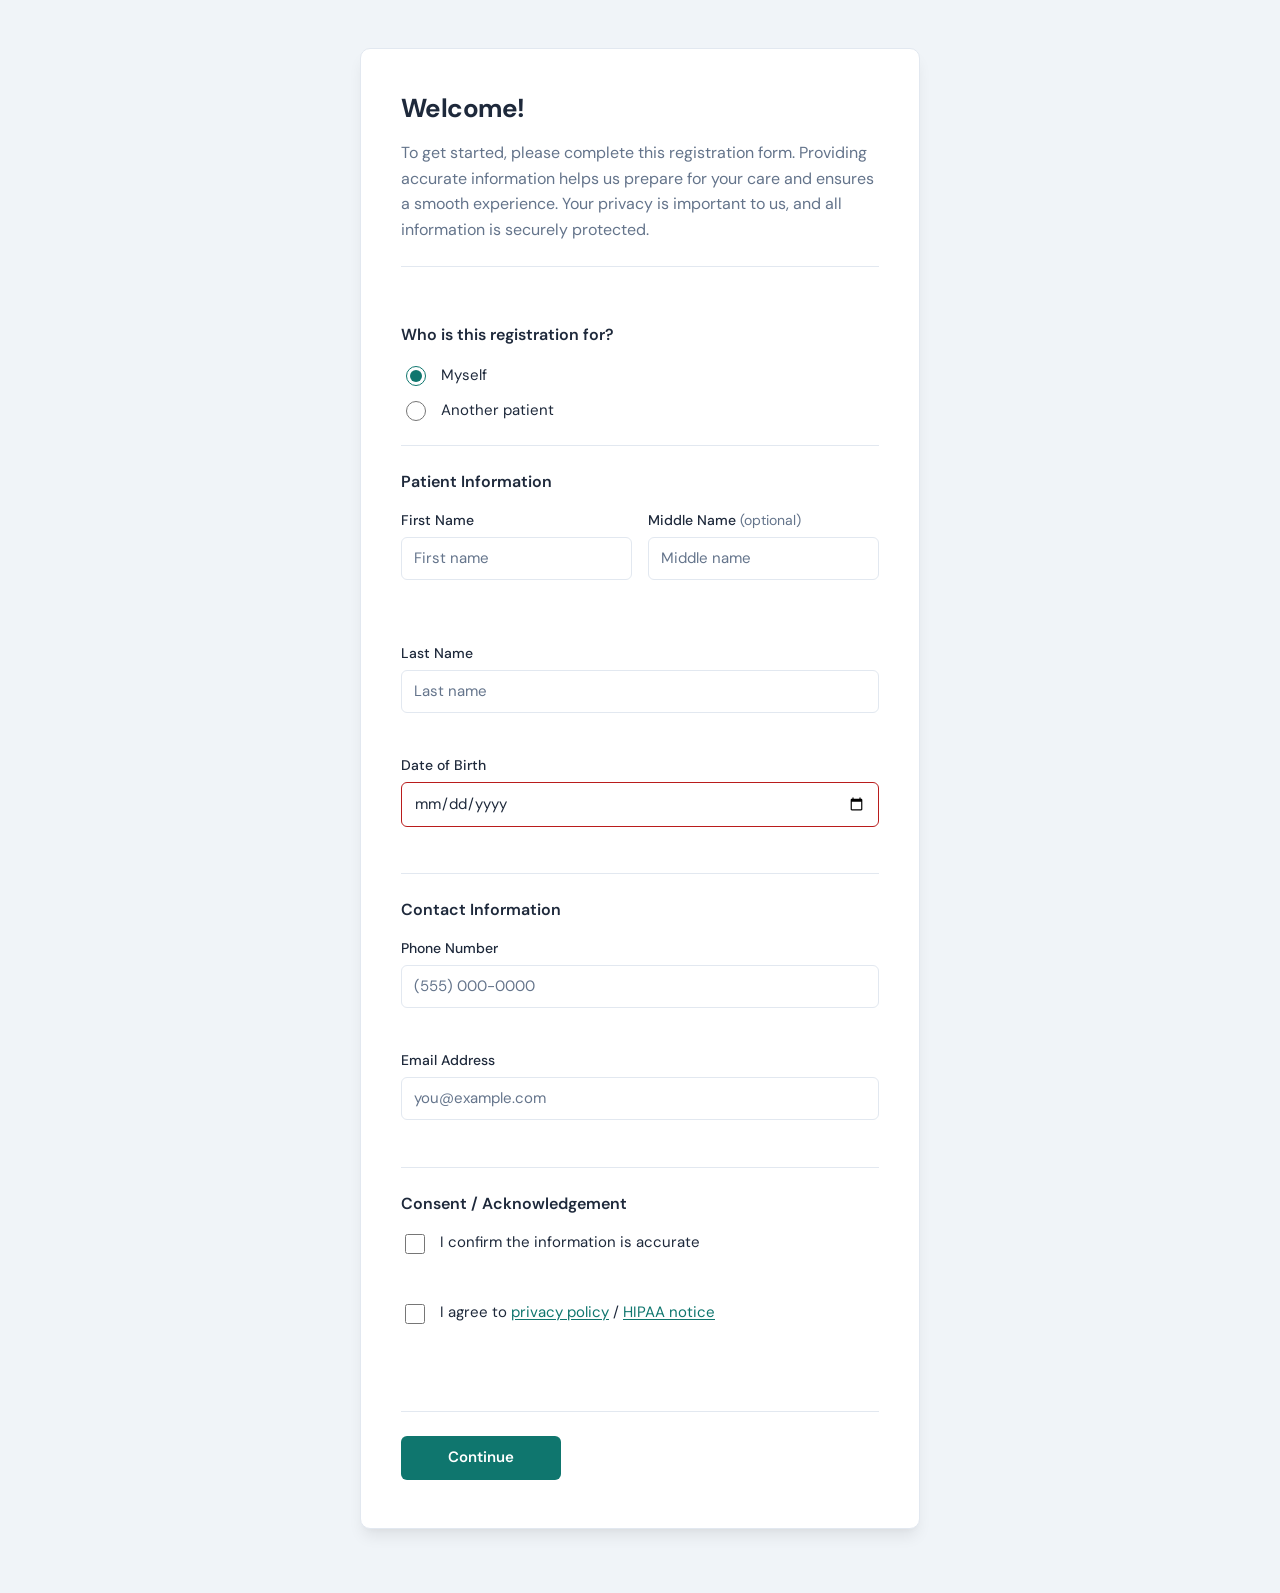
<file: api/src/main/resources/static/index.html>
<!DOCTYPE html>
<html lang="en">
<head>
  <meta charset="UTF-8" />
  <meta name="viewport" content="width=device-width, initial-scale=1.0" />
  <title>Registration — Get Started</title>
  <link rel="stylesheet" href="styles.css" />
  <link rel="preconnect" href="https://fonts.googleapis.com" />
  <link rel="preconnect" href="https://fonts.gstatic.com" crossorigin />
  <link href="https://fonts.googleapis.com/css2?family=DM+Sans:ital,opsz,wght@0,9..40,400;0,9..40,500;0,9..40,600;0,9..40,700&display=swap" rel="stylesheet" />
</head>
<body>
  <div class="page">
    <main class="form-card">
      <header class="intro">
        <h1>Welcome!</h1>
        <p class="intro-text">
          To get started, please complete this registration form. Providing accurate information helps us prepare for your care and ensures a smooth experience. Your privacy is important to us, and all information is securely protected.
        </p>
      </header>

      <form id="registration-form" class="form" novalidate>
        <input type="hidden" name="next" id="next-url" value="" />

        <section class="section">
          <h2 class="section-title">Who is this registration for?</h2>
          <div class="radio-group" role="group" aria-label="Who is this registration for?">
            <label class="radio-label">
              <input type="radio" name="registrant" value="myself" checked />
              <span class="radio-text">Myself</span>
            </label>
            <label class="radio-label">
              <input type="radio" name="registrant" value="another" />
              <span class="radio-text">Another patient</span>
            </label>
          </div>

          <div id="relationship-fields" class="conditional-fields" hidden>
            <label class="field-label" for="relationship">Relationship to patient</label>
            <select id="relationship" name="relationship" class="input select" aria-describedby="err-relationship">
              <option value="">Select relationship</option>
              <option value="parent-guardian">Parent / Guardian</option>
              <option value="spouse-partner">Spouse / Partner</option>
              <option value="child">Child</option>
              <option value="caregiver">Caregiver</option>
              <option value="legal-representative">Legal Representative</option>
              <option value="other">Other</option>
            </select>
            <span class="error-msg" id="err-relationship" role="alert"></span>
            <div id="relationship-other-wrap" class="other-wrap" hidden>
              <label class="field-label" for="relationship-other">Please specify</label>
              <input type="text" id="relationship-other" name="relationship_other" class="input" placeholder="Other relationship" />
              <span class="error-msg" id="err-relationship-other" role="alert"></span>
            </div>
          </div>
        </section>

        <section class="section">
          <h2 class="section-title">Patient Information</h2>
          <div class="row">
            <div class="field">
              <label class="field-label" for="first-name">First Name</label>
              <input type="text" id="first-name" name="first_name" class="input" required placeholder="First name" />
              <span class="error-msg" id="err-first-name" role="alert"></span>
            </div>
            <div class="field">
              <label class="field-label" for="middle-name">Middle Name <span class="optional">(optional)</span></label>
              <input type="text" id="middle-name" name="middle_name" class="input" placeholder="Middle name" />
            </div>
          </div>
          <div class="field">
            <label class="field-label" for="last-name">Last Name</label>
            <input type="text" id="last-name" name="last_name" class="input" required placeholder="Last name" />
            <span class="error-msg" id="err-last-name" role="alert"></span>
          </div>
          <div class="field">
            <label class="field-label" for="dob">Date of Birth</label>
            <input type="date" id="dob" name="dob" class="input" required />
            <span class="error-msg" id="err-dob" role="alert"></span>
          </div>
        </section>

        <section class="section">
          <h2 class="section-title">Contact Information</h2>
          <div class="field">
            <label class="field-label" for="phone">Phone Number</label>
            <input type="tel" id="phone" name="phone" class="input" required placeholder="(555) 000-0000" />
            <span class="error-msg" id="err-phone" role="alert"></span>
          </div>
          <div class="field">
            <label class="field-label" for="email">Email Address</label>
            <input type="email" id="email" name="email" class="input" required placeholder="you@example.com" />
            <span class="error-msg" id="err-email" role="alert"></span>
          </div>
        </section>

        <section class="section section-consent">
          <h2 class="section-title">Consent / Acknowledgement</h2>
          <div class="checkbox-group">
            <label class="checkbox-label">
              <input type="checkbox" id="confirm-accurate" name="confirm_accurate" required />
              <span class="checkbox-text">I confirm the information is accurate</span>
            </label>
            <span class="error-msg" id="err-confirm-accurate" role="alert"></span>
            <label class="checkbox-label">
              <input type="checkbox" id="agree-privacy" name="agree_privacy" required />
              <span class="checkbox-text">I agree to <a href="#" class="link">privacy policy</a> / <a href="#" class="link">HIPAA notice</a></span>
            </label>
            <span class="error-msg" id="err-agree-privacy" role="alert"></span>
          </div>
        </section>
        <input type="hidden" id="csrf-token" value="{{CSRF_TOKEN}}" />

        <div class="actions">
          <button type="submit" class="btn btn-primary">Continue</button>
        </div>
      </form>
    </main>
  </div>
  <script src="form.js"></script>
</body>
</html>
</file>
<file: api/src/main/resources/static/styles.css>
/* --- Variables --- */
:root {
  --color-bg: #f0f4f8;
  --color-surface: #ffffff;
  --color-border: #e2e8f0;
  --color-text: #1e293b;
  --color-text-muted: #64748b;
  --color-primary: #0f766e;
  --color-primary-hover: #0d5c56;
  --color-primary-light: #ccfbf1;
  --color-focus: #0f766e;
  --color-error: #b91c1c;
  --color-error-bg: #fef2f2;
  --radius: 10px;
  --radius-sm: 6px;
  --shadow: 0 4px 6px -1px rgba(0, 0, 0, 0.06), 0 2px 4px -2px rgba(0, 0, 0, 0.04);
  --shadow-lg: 0 10px 15px -3px rgba(0, 0, 0, 0.08), 0 4px 6px -4px rgba(0, 0, 0, 0.04);
  --font: "DM Sans", -apple-system, BlinkMacSystemFont, sans-serif;
}

/* --- Base --- */
*,
*::before,
*::after {
  box-sizing: border-box;
}

body {
  margin: 0;
  font-family: var(--font);
  font-size: 16px;
  line-height: 1.5;
  color: var(--color-text);
  background: var(--color-bg);
  min-height: 100vh;
  -webkit-font-smoothing: antialiased;
}

.page {
  min-height: 100vh;
  padding: 2rem 1rem 3rem;
  display: flex;
  justify-content: center;
  align-items: flex-start;
}

@media (min-width: 640px) {
  .page {
    padding: 3rem 1.5rem 4rem;
  }
}

/* --- Card --- */
.form-card {
  width: 100%;
  max-width: 560px;
  background: var(--color-surface);
  border-radius: var(--radius);
  box-shadow: var(--shadow-lg);
  padding: 2rem 1.5rem;
  border: 1px solid var(--color-border);
}

@media (min-width: 640px) {
  .form-card {
    padding: 2.5rem 2.5rem 3rem;
  }
}

/* --- Intro --- */
.intro {
  margin-bottom: 2rem;
  padding-bottom: 1.5rem;
  border-bottom: 1px solid var(--color-border);
}

.intro h1 {
  margin: 0 0 0.75rem;
  font-size: 1.5rem;
  font-weight: 700;
  color: var(--color-text);
  letter-spacing: -0.02em;
}

.intro-text {
  margin: 0;
  font-size: 0.9375rem;
  color: var(--color-text-muted);
  line-height: 1.6;
}

@media (min-width: 640px) {
  .intro h1 {
    font-size: 1.625rem;
  }
  .intro-text {
    font-size: 1rem;
  }
}

/* --- Form sections --- */
.form {
  display: flex;
  flex-direction: column;
  gap: 0;
}

.section {
  padding: 1.5rem 0;
  border-bottom: 1px solid var(--color-border);
}

.section:last-of-type {
  border-bottom: none;
}

.section-title {
  margin: 0 0 1rem;
  font-size: 1rem;
  font-weight: 600;
  color: var(--color-text);
}

/* --- Radio group --- */
.radio-group {
  display: flex;
  flex-direction: column;
  gap: 0.75rem;
}

.radio-label {
  display: flex;
  align-items: center;
  gap: 0.75rem;
  cursor: pointer;
  font-size: 0.9375rem;
  color: var(--color-text);
}

.radio-label input {
  width: 1.25rem;
  height: 1.25rem;
  accent-color: var(--color-primary);
  cursor: pointer;
}

.radio-text {
  user-select: none;
}

/* --- Conditional relationship fields --- */
.conditional-fields {
  margin-top: 1.25rem;
  padding-top: 1.25rem;
  border-top: 1px solid var(--color-border);
}

.conditional-fields[hidden] {
  display: none !important;
}

.other-wrap {
  margin-top: 1rem;
}

.other-wrap[hidden] {
  display: none !important;
}

/* --- Fields --- */
.field {
  margin-bottom: 1.25rem;
}

.field:last-child {
  margin-bottom: 0;
}

.row {
  display: grid;
  grid-template-columns: 1fr 1fr;
  gap: 1rem;
  margin-bottom: 1.25rem;
}

.field-label {
  display: block;
  margin-bottom: 0.375rem;
  font-size: 0.875rem;
  font-weight: 500;
  color: var(--color-text);
}

.optional {
  font-weight: 400;
  color: var(--color-text-muted);
}

.input {
  width: 100%;
  padding: 0.625rem 0.75rem;
  font-family: var(--font);
  font-size: 0.9375rem;
  line-height: 1.4;
  color: var(--color-text);
  background: var(--color-surface);
  border: 1px solid var(--color-border);
  border-radius: var(--radius-sm);
  transition: border-color 0.15s ease, box-shadow 0.15s ease;
}

.input::placeholder {
  color: var(--color-text-muted);
}

.input:hover {
  border-color: #cbd5e1;
}

.input:focus {
  outline: none;
  border-color: var(--color-focus);
  box-shadow: 0 0 0 3px var(--color-primary-light);
}

.input:invalid:not(:placeholder-shown):not(:focus) {
  border-color: var(--color-error);
}

.select {
  appearance: none;
  background-image: url("data:image/svg+xml,%3Csvg xmlns='http://www.w3.org/2000/svg' width='16' height='16' viewBox='0 0 24 24' fill='none' stroke='%2364748b' stroke-width='2' stroke-linecap='round' stroke-linejoin='round'%3E%3Cpath d='M6 9l6 6 6-6'/%3E%3C/svg%3E");
  background-repeat: no-repeat;
  background-position: right 0.75rem center;
  padding-right: 2.25rem;
}

/* --- Error messages --- */
.error-msg {
  display: block;
  margin-top: 0.375rem;
  font-size: 0.8125rem;
  color: var(--color-error);
  min-height: 1.25em;
}

.input.has-error {
  border-color: var(--color-error);
  background: var(--color-error-bg);
}

/* --- Checkbox group --- */
.checkbox-group {
  display: flex;
  flex-direction: column;
  gap: 1rem;
}

.checkbox-label {
  display: flex;
  align-items: flex-start;
  gap: 0.75rem;
  cursor: pointer;
  font-size: 0.9375rem;
  color: var(--color-text);
}

.checkbox-label input {
  margin-top: 0.2em;
  width: 1.25rem;
  height: 1.25rem;
  flex-shrink: 0;
  accent-color: var(--color-primary);
  cursor: pointer;
}

.checkbox-text {
  user-select: none;
  line-height: 1.4;
}

.link {
  color: var(--color-primary);
  text-decoration: underline;
  text-underline-offset: 2px;
}

.link:hover {
  color: var(--color-primary-hover);
}

.section-consent .error-msg {
  margin-top: -0.25rem;
}

/* --- Submit --- */
.actions {
  margin-top: 2rem;
  padding-top: 1.5rem;
  border-top: 1px solid var(--color-border);
}

.btn {
  display: inline-flex;
  align-items: center;
  justify-content: center;
  padding: 0.75rem 1.5rem;
  font-family: var(--font);
  font-size: 0.9375rem;
  font-weight: 600;
  line-height: 1.3;
  border: none;
  border-radius: var(--radius-sm);
  cursor: pointer;
  transition: background-color 0.15s ease, transform 0.05s ease;
}

.btn:active {
  transform: scale(0.98);
}

.btn-primary {
  width: 100%;
  color: #fff;
  background: var(--color-primary);
}

.btn-primary:hover {
  background: var(--color-primary-hover);
}

.btn-primary:focus {
  outline: none;
  box-shadow: 0 0 0 3px var(--color-primary-light);
}

@media (min-width: 640px) {
  .btn-primary {
    width: auto;
    min-width: 160px;
  }
}
</file>
